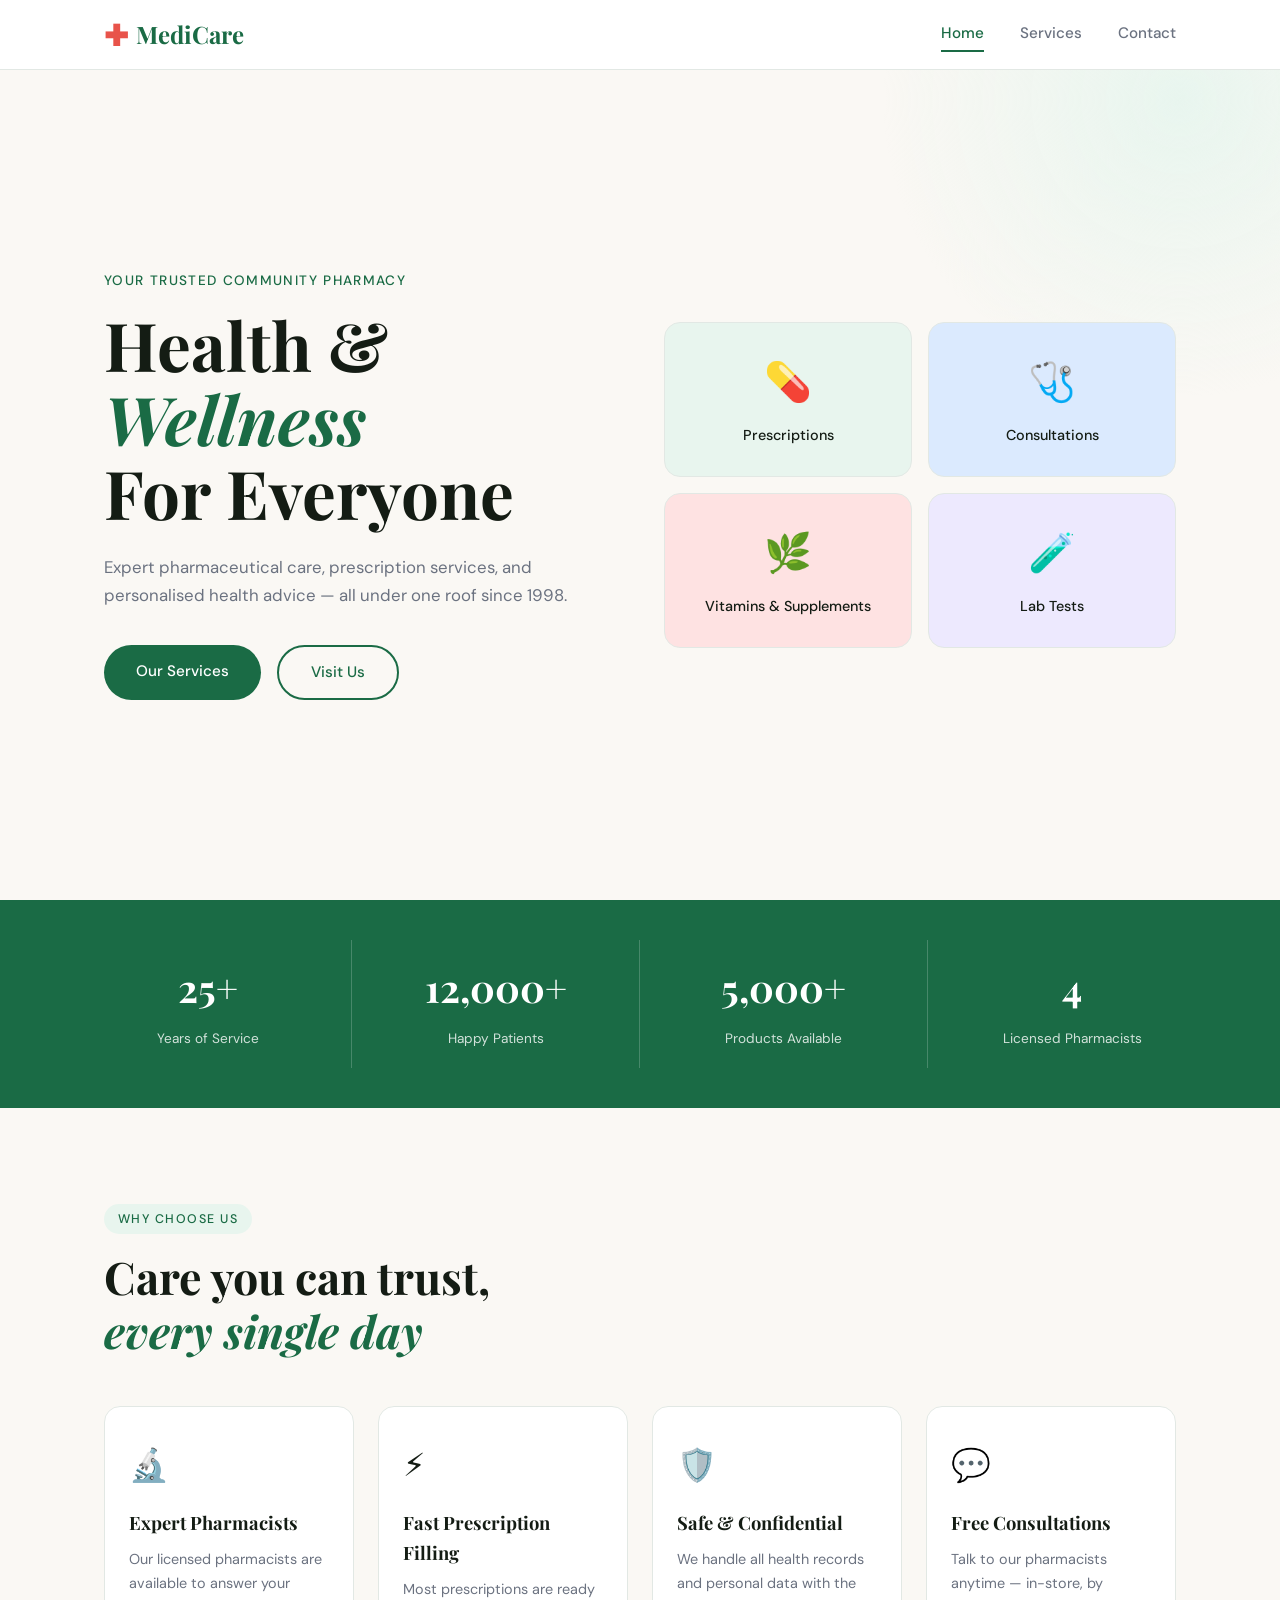
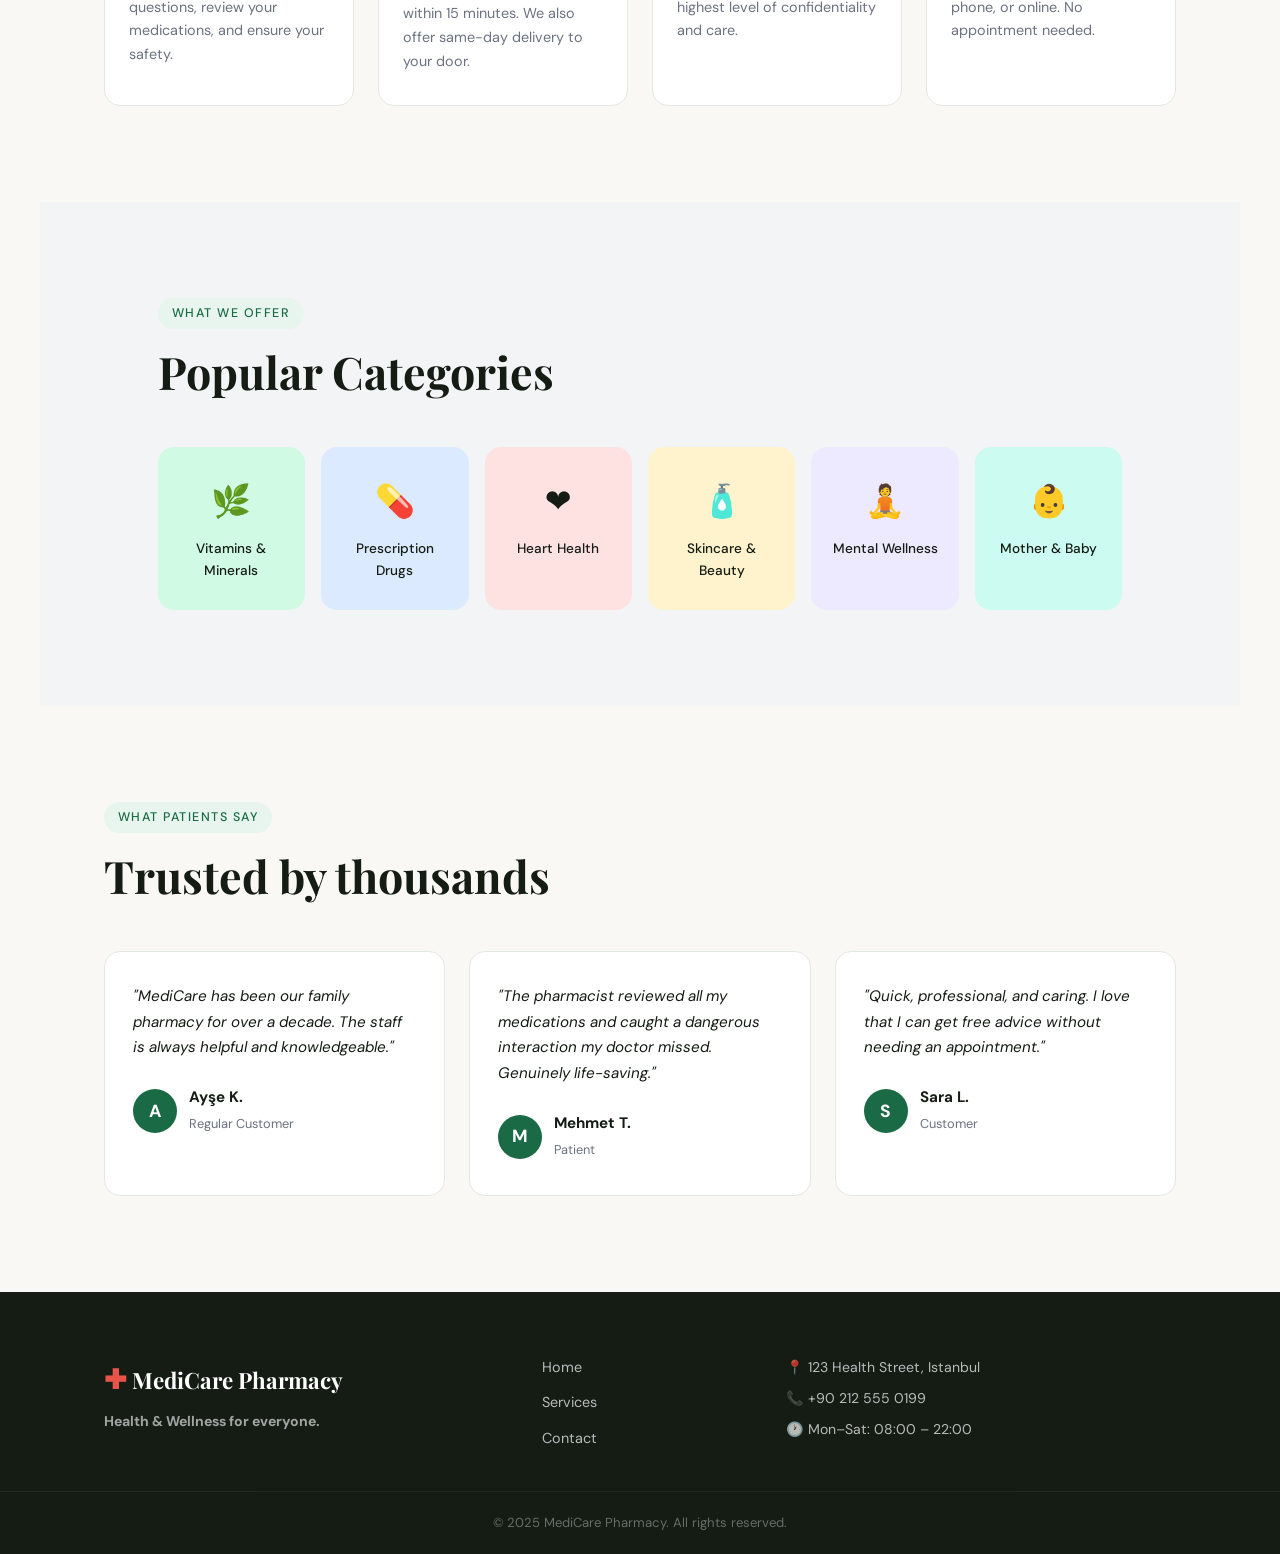
<file: index.html>
<!DOCTYPE html>
<html lang="en">
<head>
  <meta charset="UTF-8" />
  <meta name="viewport" content="width=device-width, initial-scale=1.0"/>
  <title>MediCare Pharmacy – Home</title>
  <link rel="preconnect" href="https://fonts.googleapis.com">
  <link href="https://fonts.googleapis.com/css2?family=Playfair+Display:wght@400;700;900&family=DM+Sans:wght@300;400;500&display=swap" rel="stylesheet">
  <link rel="stylesheet" href="style.css"/>
</head>
<body>

  <!-- NAV -->
  <header class="navbar">
    <div class="nav-inner">
      <a href="index.html" class="logo">
        <span class="logo-cross">✚</span> MediCare
      </a>
      <input type="checkbox" id="menu-toggle" class="menu-toggle"/>
      <label for="menu-toggle" class="hamburger">
        <span></span><span></span><span></span>
      </label>
      <nav class="nav-links">
        <a href="index.html" class="active">Home</a>
        <a href="services.html">Services</a>
        <a href="contact.html">Contact</a>
      </nav>
    </div>
  </header>

  <!-- HERO -->
  <section class="hero">
    <div class="hero-bg-shape"></div>
    <div class="hero-content">
      <p class="hero-tag">Your Trusted Community Pharmacy</p>
      <h1 class="hero-title">
        Health &amp;<br/>
        <em>Wellness</em><br/>
        For Everyone
      </h1>
      <p class="hero-desc">
        Expert pharmaceutical care, prescription services, and personalised health advice — all under one roof since 1998.
      </p>
      <div class="hero-ctas">
        <a href="services.html" class="btn-primary">Our Services</a>
        <a href="contact.html" class="btn-outline">Visit Us</a>
      </div>
    </div>
    <div class="hero-visual">
      <div class="pill-card">
        <div class="pill-icon">💊</div>
        <p>Prescriptions</p>
      </div>
      <div class="pill-card">
        <div class="pill-icon">🩺</div>
        <p>Consultations</p>
      </div>
      <div class="pill-card">
        <div class="pill-icon">🌿</div>
        <p>Vitamins & Supplements</p>
      </div>
      <div class="pill-card">
        <div class="pill-icon">🧪</div>
        <p>Lab Tests</p>
      </div>
    </div>
  </section>

  <!-- STATS -->
  <section class="stats-bar">
    <div class="stat">
      <span class="stat-number">25+</span>
      <span class="stat-label">Years of Service</span>
    </div>
    <div class="stat">
      <span class="stat-number">12,000+</span>
      <span class="stat-label">Happy Patients</span>
    </div>
    <div class="stat">
      <span class="stat-number">5,000+</span>
      <span class="stat-label">Products Available</span>
    </div>
    <div class="stat">
      <span class="stat-number">4</span>
      <span class="stat-label">Licensed Pharmacists</span>
    </div>
  </section>

  <!-- WHY US -->
  <section class="section why-us">
    <div class="section-label">Why Choose Us</div>
    <h2 class="section-title">Care you can trust,<br/><em>every single day</em></h2>
    <div class="features-grid">
      <div class="feature-card">
        <div class="feature-icon">🔬</div>
        <h3>Expert Pharmacists</h3>
        <p>Our licensed pharmacists are available to answer your questions, review your medications, and ensure your safety.</p>
      </div>
      <div class="feature-card">
        <div class="feature-icon">⚡</div>
        <h3>Fast Prescription Filling</h3>
        <p>Most prescriptions are ready within 15 minutes. We also offer same-day delivery to your door.</p>
      </div>
      <div class="feature-card">
        <div class="feature-icon">🛡️</div>
        <h3>Safe &amp; Confidential</h3>
        <p>We handle all health records and personal data with the highest level of confidentiality and care.</p>
      </div>
      <div class="feature-card">
        <div class="feature-icon">💬</div>
        <h3>Free Consultations</h3>
        <p>Talk to our pharmacists anytime — in-store, by phone, or online. No appointment needed.</p>
      </div>
    </div>
  </section>

  <!-- POPULAR CATEGORIES -->
  <section class="section categories">
    <div class="section-label">What We Offer</div>
    <h2 class="section-title">Popular Categories</h2>
    <div class="cat-grid">
      <div class="cat-card cat-green">
        <span>🌿</span>
        <p>Vitamins &amp; Minerals</p>
      </div>
      <div class="cat-card cat-blue">
        <span>💊</span>
        <p>Prescription Drugs</p>
      </div>
      <div class="cat-card cat-red">
        <span>❤️</span>
        <p>Heart Health</p>
      </div>
      <div class="cat-card cat-orange">
        <span>🧴</span>
        <p>Skincare &amp; Beauty</p>
      </div>
      <div class="cat-card cat-purple">
        <span>🧘</span>
        <p>Mental Wellness</p>
      </div>
      <div class="cat-card cat-teal">
        <span>👶</span>
        <p>Mother &amp; Baby</p>
      </div>
    </div>
  </section>

  <!-- TESTIMONIALS -->
  <section class="section testimonials">
    <div class="section-label">What Patients Say</div>
    <h2 class="section-title">Trusted by thousands</h2>
    <div class="testimonial-grid">
      <div class="testimonial-card">
        <p>"MediCare has been our family pharmacy for over a decade. The staff is always helpful and knowledgeable."</p>
        <div class="t-author">
          <div class="t-avatar">A</div>
          <div>
            <strong>Ayşe K.</strong>
            <small>Regular Customer</small>
          </div>
        </div>
      </div>
      <div class="testimonial-card">
        <p>"The pharmacist reviewed all my medications and caught a dangerous interaction my doctor missed. Genuinely life-saving."</p>
        <div class="t-author">
          <div class="t-avatar">M</div>
          <div>
            <strong>Mehmet T.</strong>
            <small>Patient</small>
          </div>
        </div>
      </div>
      <div class="testimonial-card">
        <p>"Quick, professional, and caring. I love that I can get free advice without needing an appointment."</p>
        <div class="t-author">
          <div class="t-avatar">S</div>
          <div>
            <strong>Sara L.</strong>
            <small>Customer</small>
          </div>
        </div>
      </div>
    </div>
  </section>

  <!-- FOOTER -->
  <footer class="footer">
    <div class="footer-inner">
      <div class="footer-brand">
        <span class="logo-cross">✚</span> MediCare Pharmacy
        <p>Health &amp; Wellness for everyone.</p>
      </div>
      <div class="footer-links">
        <a href="index.html">Home</a>
        <a href="services.html">Services</a>
        <a href="contact.html">Contact</a>
      </div>
      <div class="footer-contact">
        <p>📍 123 Health Street, Istanbul</p>
        <p>📞 +90 212 555 0199</p>
        <p>🕐 Mon–Sat: 08:00 – 22:00</p>
      </div>
    </div>
    <div class="footer-bottom">
      <p>&copy; 2025 MediCare Pharmacy. All rights reserved.</p>
    </div>
  </footer>

</body>
</html>
</file>
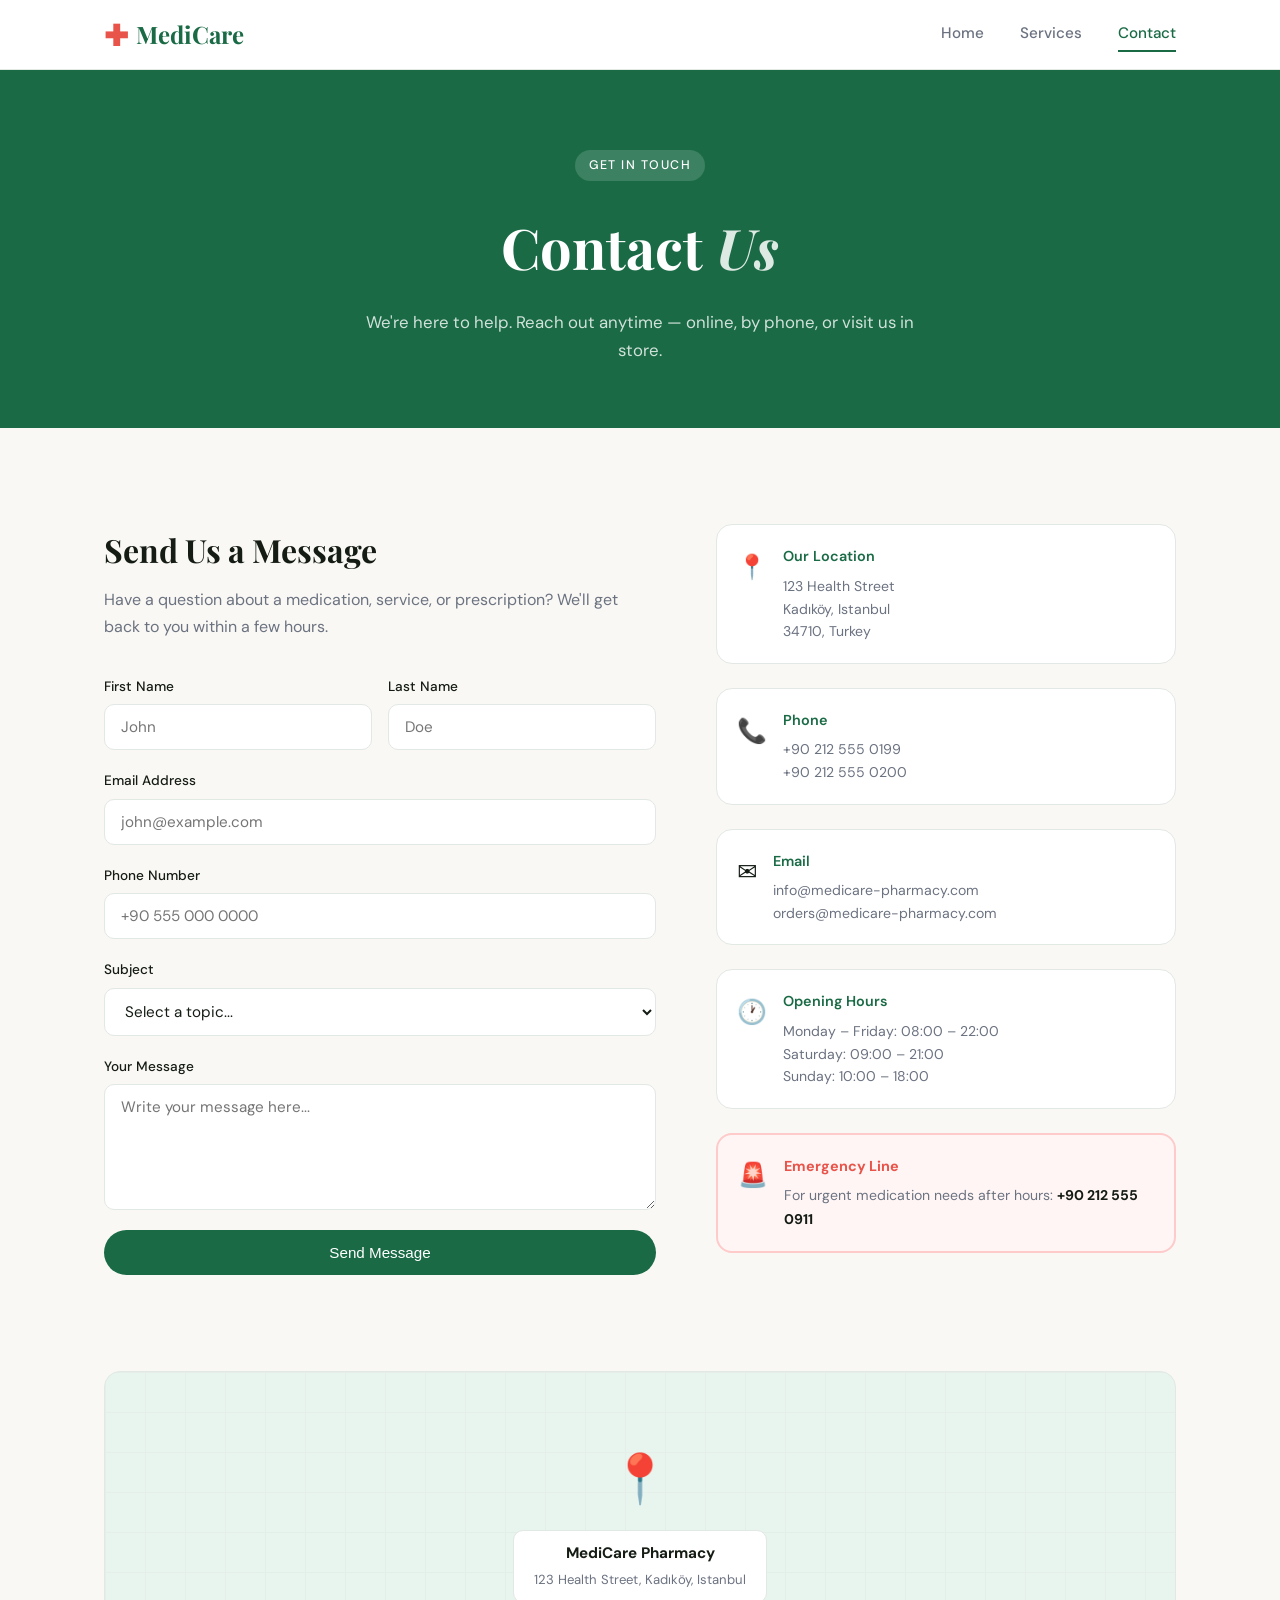
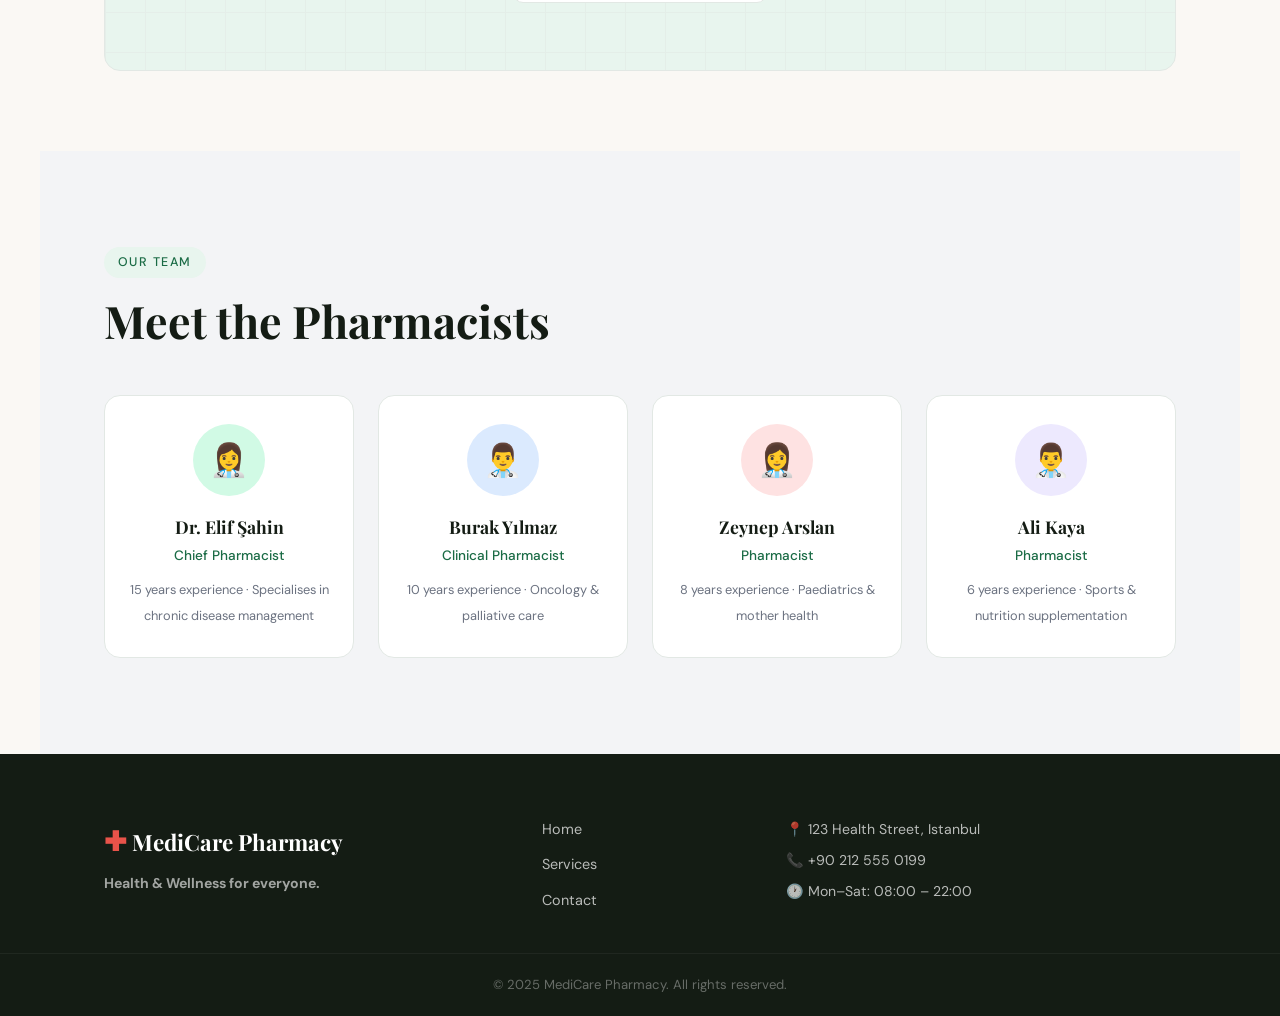
<file: contact.html>
<!DOCTYPE html>
<html lang="en">
<head>
  <meta charset="UTF-8" />
  <meta name="viewport" content="width=device-width, initial-scale=1.0"/>
  <title>MediCare Pharmacy – Contact</title>
  <link rel="preconnect" href="https://fonts.googleapis.com">
  <link href="https://fonts.googleapis.com/css2?family=Playfair+Display:wght@400;700;900&family=DM+Sans:wght@300;400;500&display=swap" rel="stylesheet">
  <link rel="stylesheet" href="style.css"/>
</head>
<body>

  <!-- NAV -->
  <header class="navbar">
    <div class="nav-inner">
      <a href="index.html" class="logo">
        <span class="logo-cross">✚</span> MediCare
      </a>
      <input type="checkbox" id="menu-toggle" class="menu-toggle"/>
      <label for="menu-toggle" class="hamburger">
        <span></span><span></span><span></span>
      </label>
      <nav class="nav-links">
        <a href="index.html">Home</a>
        <a href="services.html">Services</a>
        <a href="contact.html" class="active">Contact</a>
      </nav>
    </div>
  </header>

  <!-- PAGE HERO -->
  <section class="page-hero">
    <div class="page-hero-content">
      <div class="section-label">Get in Touch</div>
      <h1>Contact <em>Us</em></h1>
      <p>We're here to help. Reach out anytime — online, by phone, or visit us in store.</p>
    </div>
  </section>

  <!-- CONTACT SECTION -->
  <section class="section contact-section">
    <div class="contact-grid">

      <!-- FORM -->
      <div class="contact-form-wrap">
        <h2>Send Us a Message</h2>
        <p class="contact-sub">Have a question about a medication, service, or prescription? We'll get back to you within a few hours.</p>
        <form class="contact-form" action="#" method="POST">
          <div class="form-row">
            <div class="form-group">
              <label for="fname">First Name</label>
              <input type="text" id="fname" name="fname" placeholder="John" required />
            </div>
            <div class="form-group">
              <label for="lname">Last Name</label>
              <input type="text" id="lname" name="lname" placeholder="Doe" required />
            </div>
          </div>
          <div class="form-group">
            <label for="email">Email Address</label>
            <input type="email" id="email" name="email" placeholder="john@example.com" required />
          </div>
          <div class="form-group">
            <label for="phone">Phone Number</label>
            <input type="tel" id="phone" name="phone" placeholder="+90 555 000 0000" />
          </div>
          <div class="form-group">
            <label for="subject">Subject</label>
            <select id="subject" name="subject">
              <option value="">Select a topic...</option>
              <option>Prescription Inquiry</option>
              <option>Consultation Booking</option>
              <option>Home Delivery</option>
              <option>Product Availability</option>
              <option>Other</option>
            </select>
          </div>
          <div class="form-group">
            <label for="message">Your Message</label>
            <textarea id="message" name="message" rows="5" placeholder="Write your message here..."></textarea>
          </div>
          <button type="submit" class="btn-primary btn-full">Send Message</button>
        </form>
      </div>

      <!-- INFO -->
      <div class="contact-info">
        <div class="info-block">
          <div class="info-icon">📍</div>
          <div>
            <h4>Our Location</h4>
            <p>123 Health Street<br/>Kadıköy, Istanbul<br/>34710, Turkey</p>
          </div>
        </div>
        <div class="info-block">
          <div class="info-icon">📞</div>
          <div>
            <h4>Phone</h4>
            <p>+90 212 555 0199<br/>+90 212 555 0200</p>
          </div>
        </div>
        <div class="info-block">
          <div class="info-icon">✉️</div>
          <div>
            <h4>Email</h4>
            <p>info@medicare-pharmacy.com<br/>orders@medicare-pharmacy.com</p>
          </div>
        </div>
        <div class="info-block">
          <div class="info-icon">🕐</div>
          <div>
            <h4>Opening Hours</h4>
            <p>Monday – Friday: 08:00 – 22:00<br/>Saturday: 09:00 – 21:00<br/>Sunday: 10:00 – 18:00</p>
          </div>
        </div>
        <div class="emergency-box">
          <span class="emergency-icon">🚨</span>
          <div>
            <h4>Emergency Line</h4>
            <p>For urgent medication needs after hours: <strong>+90 212 555 0911</strong></p>
          </div>
        </div>
      </div>

    </div>
  </section>

  <!-- MAP PLACEHOLDER -->
  <section class="map-section">
    <div class="map-placeholder">
      <div class="map-pin-wrap">
        <div class="map-pin">📍</div>
        <div class="map-label">
          <strong>MediCare Pharmacy</strong>
          <span>123 Health Street, Kadıköy, Istanbul</span>
        </div>
      </div>
      <div class="map-grid-overlay"></div>
    </div>
  </section>

  <!-- TEAM -->
  <section class="section team-section">
    <div class="section-label">Our Team</div>
    <h2 class="section-title">Meet the Pharmacists</h2>
    <div class="team-grid">
      <div class="team-card">
        <div class="team-avatar" style="background: var(--mint);">👩‍⚕️</div>
        <h4>Dr. Elif Şahin</h4>
        <p>Chief Pharmacist</p>
        <small>15 years experience · Specialises in chronic disease management</small>
      </div>
      <div class="team-card">
        <div class="team-avatar" style="background: var(--sky);">👨‍⚕️</div>
        <h4>Burak Yılmaz</h4>
        <p>Clinical Pharmacist</p>
        <small>10 years experience · Oncology &amp; palliative care</small>
      </div>
      <div class="team-card">
        <div class="team-avatar" style="background: var(--peach);">👩‍⚕️</div>
        <h4>Zeynep Arslan</h4>
        <p>Pharmacist</p>
        <small>8 years experience · Paediatrics &amp; mother health</small>
      </div>
      <div class="team-card">
        <div class="team-avatar" style="background: var(--lavender);">👨‍⚕️</div>
        <h4>Ali Kaya</h4>
        <p>Pharmacist</p>
        <small>6 years experience · Sports &amp; nutrition supplementation</small>
      </div>
    </div>
  </section>

  <!-- FOOTER -->
  <footer class="footer">
    <div class="footer-inner">
      <div class="footer-brand">
        <span class="logo-cross">✚</span> MediCare Pharmacy
        <p>Health &amp; Wellness for everyone.</p>
      </div>
      <div class="footer-links">
        <a href="index.html">Home</a>
        <a href="services.html">Services</a>
        <a href="contact.html">Contact</a>
      </div>
      <div class="footer-contact">
        <p>📍 123 Health Street, Istanbul</p>
        <p>📞 +90 212 555 0199</p>
        <p>🕐 Mon–Sat: 08:00 – 22:00</p>
      </div>
    </div>
    <div class="footer-bottom">
      <p>&copy; 2025 MediCare Pharmacy. All rights reserved.</p>
    </div>
  </footer>

</body>
</html>
</file>
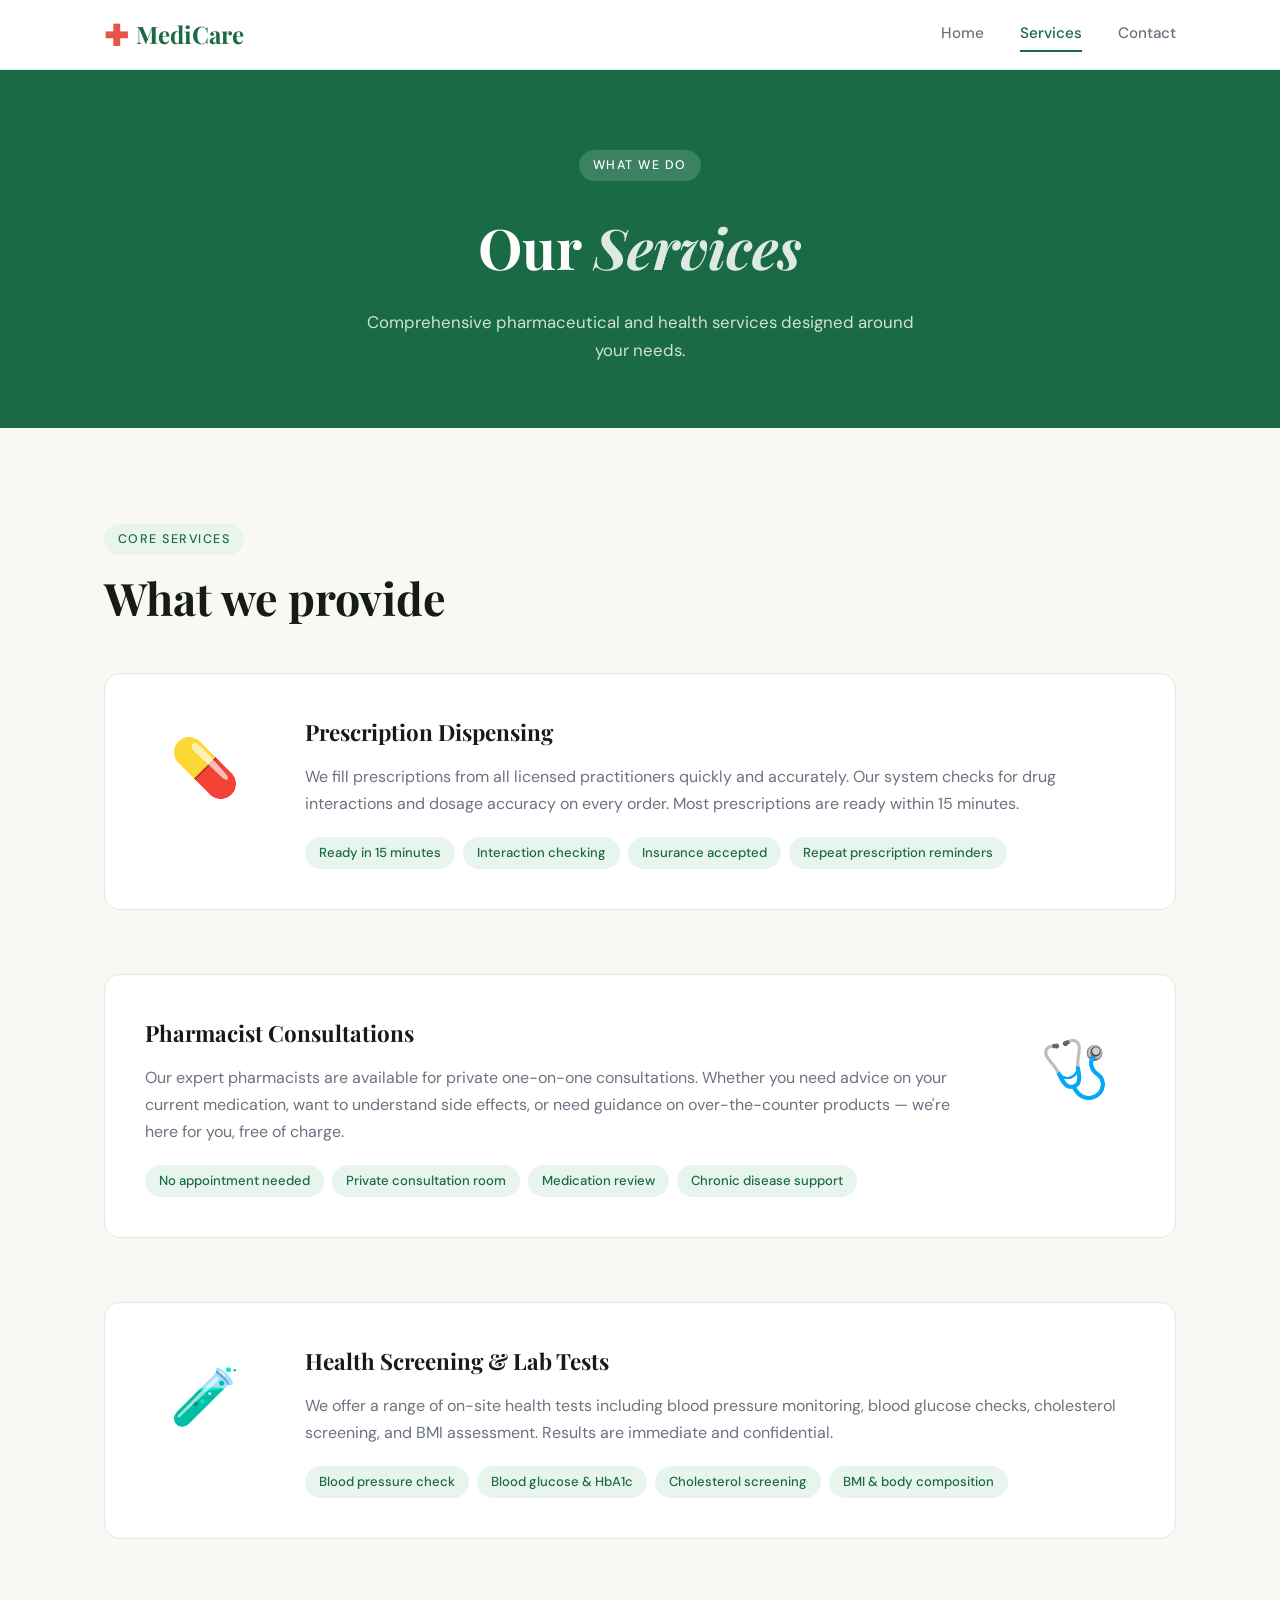
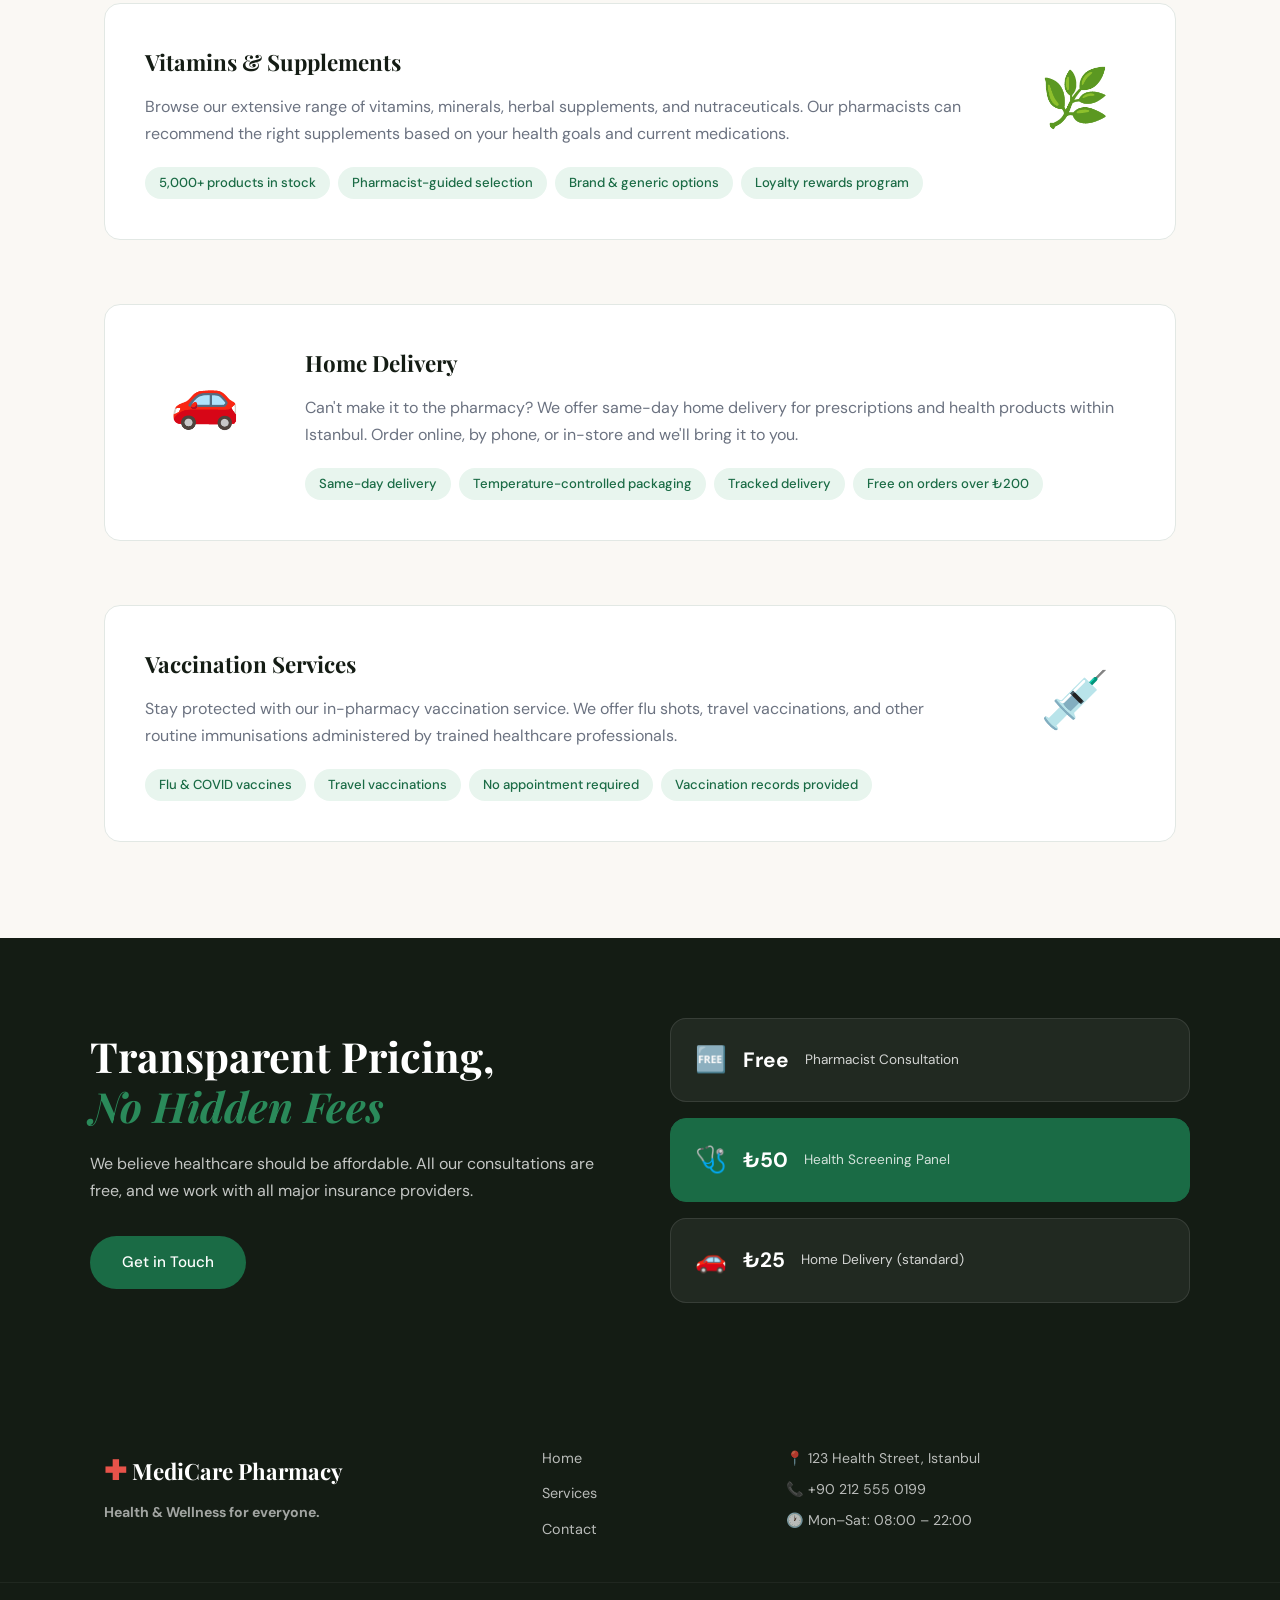
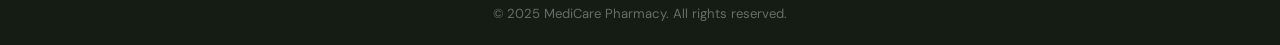
<file: services.html>
<!DOCTYPE html>
<html lang="en">
<head>
  <meta charset="UTF-8" />
  <meta name="viewport" content="width=device-width, initial-scale=1.0"/>
  <title>MediCare Pharmacy – Services</title>
  <link rel="preconnect" href="https://fonts.googleapis.com">
  <link href="https://fonts.googleapis.com/css2?family=Playfair+Display:wght@400;700;900&family=DM+Sans:wght@300;400;500&display=swap" rel="stylesheet">
  <link rel="stylesheet" href="style.css"/>
</head>
<body>

  <!-- NAV -->
  <header class="navbar">
    <div class="nav-inner">
      <a href="index.html" class="logo">
        <span class="logo-cross">✚</span> MediCare
      </a>
      <input type="checkbox" id="menu-toggle" class="menu-toggle"/>
      <label for="menu-toggle" class="hamburger">
        <span></span><span></span><span></span>
      </label>
      <nav class="nav-links">
        <a href="index.html">Home</a>
        <a href="services.html" class="active">Services</a>
        <a href="contact.html">Contact</a>
      </nav>
    </div>
  </header>

  <!-- PAGE HERO -->
  <section class="page-hero">
    <div class="page-hero-content">
      <div class="section-label">What We Do</div>
      <h1>Our <em>Services</em></h1>
      <p>Comprehensive pharmaceutical and health services designed around your needs.</p>
    </div>
  </section>

  <!-- MAIN SERVICES -->
  <section class="section">
    <div class="section-label">Core Services</div>
    <h2 class="section-title">What we provide</h2>
    <div class="services-list">

      <div class="service-row">
        <div class="service-icon-big">💊</div>
        <div class="service-info">
          <h3>Prescription Dispensing</h3>
          <p>We fill prescriptions from all licensed practitioners quickly and accurately. Our system checks for drug interactions and dosage accuracy on every order. Most prescriptions are ready within 15 minutes.</p>
          <ul class="service-highlights">
            <li>Ready in 15 minutes</li>
            <li>Interaction checking</li>
            <li>Insurance accepted</li>
            <li>Repeat prescription reminders</li>
          </ul>
        </div>
      </div>

      <div class="service-row service-row-rev">
        <div class="service-icon-big">🩺</div>
        <div class="service-info">
          <h3>Pharmacist Consultations</h3>
          <p>Our expert pharmacists are available for private one-on-one consultations. Whether you need advice on your current medication, want to understand side effects, or need guidance on over-the-counter products — we're here for you, free of charge.</p>
          <ul class="service-highlights">
            <li>No appointment needed</li>
            <li>Private consultation room</li>
            <li>Medication review</li>
            <li>Chronic disease support</li>
          </ul>
        </div>
      </div>

      <div class="service-row">
        <div class="service-icon-big">🧪</div>
        <div class="service-info">
          <h3>Health Screening &amp; Lab Tests</h3>
          <p>We offer a range of on-site health tests including blood pressure monitoring, blood glucose checks, cholesterol screening, and BMI assessment. Results are immediate and confidential.</p>
          <ul class="service-highlights">
            <li>Blood pressure check</li>
            <li>Blood glucose &amp; HbA1c</li>
            <li>Cholesterol screening</li>
            <li>BMI &amp; body composition</li>
          </ul>
        </div>
      </div>

      <div class="service-row service-row-rev">
        <div class="service-icon-big">🌿</div>
        <div class="service-info">
          <h3>Vitamins &amp; Supplements</h3>
          <p>Browse our extensive range of vitamins, minerals, herbal supplements, and nutraceuticals. Our pharmacists can recommend the right supplements based on your health goals and current medications.</p>
          <ul class="service-highlights">
            <li>5,000+ products in stock</li>
            <li>Pharmacist-guided selection</li>
            <li>Brand &amp; generic options</li>
            <li>Loyalty rewards program</li>
          </ul>
        </div>
      </div>

      <div class="service-row">
        <div class="service-icon-big">🚗</div>
        <div class="service-info">
          <h3>Home Delivery</h3>
          <p>Can't make it to the pharmacy? We offer same-day home delivery for prescriptions and health products within Istanbul. Order online, by phone, or in-store and we'll bring it to you.</p>
          <ul class="service-highlights">
            <li>Same-day delivery</li>
            <li>Temperature-controlled packaging</li>
            <li>Tracked delivery</li>
            <li>Free on orders over ₺200</li>
          </ul>
        </div>
      </div>

      <div class="service-row service-row-rev">
        <div class="service-icon-big">💉</div>
        <div class="service-info">
          <h3>Vaccination Services</h3>
          <p>Stay protected with our in-pharmacy vaccination service. We offer flu shots, travel vaccinations, and other routine immunisations administered by trained healthcare professionals.</p>
          <ul class="service-highlights">
            <li>Flu &amp; COVID vaccines</li>
            <li>Travel vaccinations</li>
            <li>No appointment required</li>
            <li>Vaccination records provided</li>
          </ul>
        </div>
      </div>

    </div>
  </section>

  <!-- PRICING BANNER -->
  <section class="pricing-banner">
    <div class="pricing-banner-inner">
      <div class="pricing-text">
        <h2>Transparent Pricing,<br/><em>No Hidden Fees</em></h2>
        <p>We believe healthcare should be affordable. All our consultations are free, and we work with all major insurance providers.</p>
        <a href="contact.html" class="btn-primary">Get in Touch</a>
      </div>
      <div class="pricing-cards">
        <div class="price-card">
          <span class="price-icon">🆓</span>
          <h4>Free</h4>
          <p>Pharmacist Consultation</p>
        </div>
        <div class="price-card price-card-accent">
          <span class="price-icon">🩺</span>
          <h4>₺50</h4>
          <p>Health Screening Panel</p>
        </div>
        <div class="price-card">
          <span class="price-icon">🚗</span>
          <h4>₺25</h4>
          <p>Home Delivery (standard)</p>
        </div>
      </div>
    </div>
  </section>

  <!-- FOOTER -->
  <footer class="footer">
    <div class="footer-inner">
      <div class="footer-brand">
        <span class="logo-cross">✚</span> MediCare Pharmacy
        <p>Health &amp; Wellness for everyone.</p>
      </div>
      <div class="footer-links">
        <a href="index.html">Home</a>
        <a href="services.html">Services</a>
        <a href="contact.html">Contact</a>
      </div>
      <div class="footer-contact">
        <p>📍 123 Health Street, Istanbul</p>
        <p>📞 +90 212 555 0199</p>
        <p>🕐 Mon–Sat: 08:00 – 22:00</p>
      </div>
    </div>
    <div class="footer-bottom">
      <p>&copy; 2025 MediCare Pharmacy. All rights reserved.</p>
    </div>
  </footer>

</body>
</html>
</file>
<file: style.css>
/* ============================================================
   MediCare Pharmacy – Shared Stylesheet
   Breakpoints: 1024px (PC/Tablet boundary) | 768px (Tablet/Mobile)
   Min-width tested down to 320px
   Pure HTML + CSS only — no JS, no frameworks
   ============================================================ */

/* ---------- CSS CUSTOM PROPERTIES ---------- */
:root {
  --green:     #1a6b45;
  --green-mid: #2a8a5a;
  --green-lt:  #e8f5ee;
  --cream:     #faf8f4;
  --dark:      #141c14;
  --gray:      #6b7280;
  --gray-lt:   #f3f4f6;
  --white:     #ffffff;
  --accent:    #e8534a;
  --border:    #e2e8e4;

  /* pill card colours */
  --mint:      #d1fae5;
  --sky:       #dbeafe;
  --peach:     #fee2e2;
  --lavender:  #ede9fe;

  /* fonts */
  --serif:  'Playfair Display', Georgia, serif;
  --sans:   'DM Sans', system-ui, sans-serif;

  /* spacing */
  --nav-h: 70px;
  --radius: 16px;
  --section-pad: 96px 5%;
}

/* ---------- RESET & BASE ---------- */
*, *::before, *::after { box-sizing: border-box; margin: 0; padding: 0; }

html { scroll-behavior: smooth; font-size: 16px; }

body {
  font-family: var(--sans);
  background: var(--cream);
  color: var(--dark);
  line-height: 1.65;
  min-width: 320px;
}

img { max-width: 100%; display: block; }
a { text-decoration: none; color: inherit; }
ul { list-style: none; }

/* ---------- NAVBAR ---------- */
.navbar {
  position: sticky;
  top: 0;
  z-index: 100;
  background: var(--white);
  border-bottom: 1px solid var(--border);
  height: var(--nav-h);
}

.nav-inner {
  max-width: 1200px;
  margin: 0 auto;
  padding: 0 5%;
  height: 100%;
  display: flex;
  align-items: center;
  justify-content: space-between;
  position: relative;
}

.logo {
  font-family: var(--serif);
  font-size: 1.5rem;
  font-weight: 700;
  color: var(--green);
  display: flex;
  align-items: center;
  gap: 8px;
  z-index: 110;
}

.logo-cross { color: var(--accent); font-size: 1.2em; }

/* Desktop nav links */
.nav-links {
  display: flex;
  gap: 36px;
  align-items: center;
}

.nav-links a {
  font-size: 0.95rem;
  font-weight: 500;
  color: var(--gray);
  padding: 4px 0;
  border-bottom: 2px solid transparent;
  transition: color 0.2s, border-color 0.2s;
}

.nav-links a:hover,
.nav-links a.active {
  color: var(--green);
  border-color: var(--green);
}

/* Hamburger – hidden on desktop */
.menu-toggle { display: none; }

.hamburger {
  display: none;
  flex-direction: column;
  gap: 5px;
  cursor: pointer;
  z-index: 110;
  padding: 6px;
}

.hamburger span {
  display: block;
  width: 24px;
  height: 2px;
  background: var(--dark);
  border-radius: 2px;
  transition: transform 0.3s, opacity 0.3s;
}

/* ---------- BUTTONS ---------- */
.btn-primary {
  display: inline-block;
  background: var(--green);
  color: var(--white);
  padding: 14px 32px;
  border-radius: 50px;
  font-weight: 500;
  font-size: 0.95rem;
  transition: background 0.2s, transform 0.15s;
  border: none;
  cursor: pointer;
}

.btn-primary:hover { background: var(--green-mid); transform: translateY(-1px); }

.btn-outline {
  display: inline-block;
  border: 2px solid var(--green);
  color: var(--green);
  padding: 13px 32px;
  border-radius: 50px;
  font-weight: 500;
  font-size: 0.95rem;
  transition: background 0.2s, color 0.2s;
}

.btn-outline:hover { background: var(--green); color: var(--white); }

.btn-full { width: 100%; text-align: center; }

/* ---------- SECTION SHARED ---------- */
.section {
  padding: var(--section-pad);
  max-width: 1200px;
  margin: 0 auto;
}

.section-label {
  display: inline-block;
  font-size: 0.78rem;
  font-weight: 500;
  letter-spacing: 0.12em;
  text-transform: uppercase;
  color: var(--green);
  background: var(--green-lt);
  padding: 5px 14px;
  border-radius: 50px;
  margin-bottom: 16px;
}

.section-title {
  font-family: var(--serif);
  font-size: clamp(1.8rem, 4vw, 2.8rem);
  line-height: 1.2;
  margin-bottom: 48px;
  color: var(--dark);
}

.section-title em {
  font-style: italic;
  color: var(--green);
}

/* ---------- HERO ---------- */
.hero {
  min-height: calc(100vh - var(--nav-h));
  display: grid;
  grid-template-columns: 1fr 1fr;
  align-items: center;
  gap: 48px;
  padding: 80px 5%;
  max-width: 1200px;
  margin: 0 auto;
  position: relative;
}

.hero-bg-shape {
  position: fixed;
  top: -200px;
  right: -200px;
  width: 600px;
  height: 600px;
  border-radius: 50%;
  background: radial-gradient(circle, var(--green-lt) 0%, transparent 70%);
  pointer-events: none;
  z-index: -1;
}

.hero-tag {
  font-size: 0.85rem;
  font-weight: 500;
  letter-spacing: 0.1em;
  text-transform: uppercase;
  color: var(--green);
  margin-bottom: 16px;
}

.hero-title {
  font-family: var(--serif);
  font-size: clamp(2.4rem, 5.5vw, 4.2rem);
  line-height: 1.1;
  margin-bottom: 24px;
  color: var(--dark);
}

.hero-title em {
  font-style: italic;
  color: var(--green);
}

.hero-desc {
  font-size: 1.05rem;
  color: var(--gray);
  max-width: 480px;
  margin-bottom: 36px;
}

.hero-ctas {
  display: flex;
  gap: 16px;
  flex-wrap: wrap;
}

/* Pill cards grid */
.hero-visual {
  display: grid;
  grid-template-columns: 1fr 1fr;
  gap: 16px;
}

.pill-card {
  background: var(--white);
  border: 1px solid var(--border);
  border-radius: var(--radius);
  padding: 28px 20px;
  text-align: center;
  transition: transform 0.2s, box-shadow 0.2s;
}

.pill-card:hover {
  transform: translateY(-4px);
  box-shadow: 0 12px 32px rgba(26,107,69,0.12);
}

.pill-icon { font-size: 2.4rem; margin-bottom: 10px; }
.pill-card p { font-size: 0.9rem; font-weight: 500; color: var(--dark); }

/* Alternate card backgrounds */
.pill-card:nth-child(1) { background: var(--green-lt); }
.pill-card:nth-child(2) { background: var(--sky); }
.pill-card:nth-child(3) { background: var(--peach); }
.pill-card:nth-child(4) { background: var(--lavender); }

/* ---------- STATS BAR ---------- */
.stats-bar {
  background: var(--green);
  color: var(--white);
  display: grid;
  grid-template-columns: repeat(4, 1fr);
  text-align: center;
  padding: 40px 5%;
}

.stat {
  padding: 16px;
  border-right: 1px solid rgba(255,255,255,0.2);
}

.stat:last-child { border-right: none; }

.stat-number {
  display: block;
  font-family: var(--serif);
  font-size: clamp(1.8rem, 3vw, 2.5rem);
  font-weight: 700;
  margin-bottom: 6px;
}

.stat-label {
  font-size: 0.85rem;
  opacity: 0.8;
}

/* ---------- FEATURES GRID ---------- */
.features-grid {
  display: grid;
  grid-template-columns: repeat(4, 1fr);
  gap: 24px;
}

.feature-card {
  background: var(--white);
  border: 1px solid var(--border);
  border-radius: var(--radius);
  padding: 32px 24px;
  transition: box-shadow 0.2s;
}

.feature-card:hover { box-shadow: 0 8px 24px rgba(0,0,0,0.08); }

.feature-icon { font-size: 2rem; margin-bottom: 16px; }

.feature-card h3 {
  font-family: var(--serif);
  font-size: 1.15rem;
  margin-bottom: 10px;
}

.feature-card p { font-size: 0.9rem; color: var(--gray); }

/* ---------- CATEGORIES ---------- */
.categories { background: var(--gray-lt); border-radius: 0; }
.categories .section-label,
.categories .section-title { margin-left: 5%; }

.cat-grid {
  display: grid;
  grid-template-columns: repeat(6, 1fr);
  gap: 16px;
  padding: 0 5%;
}

.cat-card {
  border-radius: var(--radius);
  padding: 28px 16px;
  text-align: center;
  cursor: default;
  transition: transform 0.2s;
}

.cat-card:hover { transform: scale(1.04); }
.cat-card span { font-size: 2rem; display: block; margin-bottom: 10px; }
.cat-card p { font-size: 0.85rem; font-weight: 500; }

.cat-green  { background: var(--mint); }
.cat-blue   { background: var(--sky); }
.cat-red    { background: var(--peach); }
.cat-orange { background: #fff3cd; }
.cat-purple { background: var(--lavender); }
.cat-teal   { background: #ccfbf1; }

/* ---------- TESTIMONIALS ---------- */
.testimonials { background: var(--cream); }

.testimonial-grid {
  display: grid;
  grid-template-columns: repeat(3, 1fr);
  gap: 24px;
}

.testimonial-card {
  background: var(--white);
  border: 1px solid var(--border);
  border-radius: var(--radius);
  padding: 32px 28px;
}

.testimonial-card p {
  font-size: 0.95rem;
  color: var(--dark);
  font-style: italic;
  margin-bottom: 24px;
  line-height: 1.7;
}

.t-author {
  display: flex;
  align-items: center;
  gap: 12px;
}

.t-avatar {
  width: 44px;
  height: 44px;
  border-radius: 50%;
  background: var(--green);
  color: var(--white);
  display: flex;
  align-items: center;
  justify-content: center;
  font-weight: 700;
  font-size: 1.1rem;
  flex-shrink: 0;
}

.t-author strong { display: block; font-size: 0.95rem; }
.t-author small { color: var(--gray); font-size: 0.8rem; }

/* ---------- PAGE HERO (inner pages) ---------- */
.page-hero {
  background: var(--green);
  color: var(--white);
  padding: 80px 5% 64px;
  text-align: center;
}

.page-hero .section-label {
  background: rgba(255,255,255,0.15);
  color: var(--white);
  margin-bottom: 20px;
}

.page-hero h1 {
  font-family: var(--serif);
  font-size: clamp(2.2rem, 5vw, 3.5rem);
  margin-bottom: 16px;
}

.page-hero h1 em { font-style: italic; opacity: 0.85; }

.page-hero p {
  font-size: 1.05rem;
  opacity: 0.8;
  max-width: 560px;
  margin: 0 auto;
}

/* ---------- SERVICES LIST ---------- */
.services-list { display: flex; flex-direction: column; gap: 64px; }

.service-row {
  display: grid;
  grid-template-columns: 120px 1fr;
  gap: 40px;
  align-items: start;
  background: var(--white);
  border: 1px solid var(--border);
  border-radius: var(--radius);
  padding: 40px;
}

.service-row-rev {
  grid-template-columns: 1fr 120px;
}

.service-row-rev .service-icon-big { order: 2; }
.service-row-rev .service-info     { order: 1; }

.service-icon-big {
  font-size: 3.5rem;
  text-align: center;
  padding-top: 8px;
}

.service-info h3 {
  font-family: var(--serif);
  font-size: 1.4rem;
  margin-bottom: 12px;
}

.service-info p {
  color: var(--gray);
  margin-bottom: 20px;
  line-height: 1.7;
}

.service-highlights {
  display: flex;
  flex-wrap: wrap;
  gap: 8px;
}

.service-highlights li {
  background: var(--green-lt);
  color: var(--green);
  padding: 5px 14px;
  border-radius: 50px;
  font-size: 0.82rem;
  font-weight: 500;
}

/* ---------- PRICING BANNER ---------- */
.pricing-banner {
  background: var(--dark);
  color: var(--white);
  padding: 80px 5%;
}

.pricing-banner-inner {
  max-width: 1100px;
  margin: 0 auto;
  display: grid;
  grid-template-columns: 1fr 1fr;
  gap: 60px;
  align-items: center;
}

.pricing-text h2 {
  font-family: var(--serif);
  font-size: clamp(1.8rem, 3.5vw, 2.6rem);
  margin-bottom: 20px;
  line-height: 1.2;
}

.pricing-text h2 em { color: var(--green-mid); }
.pricing-text p { opacity: 0.75; margin-bottom: 32px; }

.pricing-cards {
  display: flex;
  flex-direction: column;
  gap: 16px;
}

.price-card {
  background: rgba(255,255,255,0.06);
  border: 1px solid rgba(255,255,255,0.1);
  border-radius: var(--radius);
  padding: 20px 24px;
  display: flex;
  align-items: center;
  gap: 16px;
}

.price-card-accent { background: var(--green); border-color: var(--green); }

.price-icon { font-size: 1.6rem; }
.price-card h4 { font-size: 1.3rem; font-weight: 700; }
.price-card p { font-size: 0.85rem; opacity: 0.8; }

/* ---------- CONTACT PAGE ---------- */
.contact-section { }

.contact-grid {
  display: grid;
  grid-template-columns: 1.2fr 1fr;
  gap: 60px;
  align-items: start;
}

.contact-form-wrap h2 {
  font-family: var(--serif);
  font-size: 2rem;
  margin-bottom: 10px;
}

.contact-sub { color: var(--gray); margin-bottom: 36px; }

.contact-form { display: flex; flex-direction: column; gap: 20px; }

.form-row {
  display: grid;
  grid-template-columns: 1fr 1fr;
  gap: 16px;
}

.form-group {
  display: flex;
  flex-direction: column;
  gap: 6px;
}

.form-group label {
  font-size: 0.85rem;
  font-weight: 500;
  color: var(--dark);
}

.form-group input,
.form-group select,
.form-group textarea {
  border: 1.5px solid var(--border);
  border-radius: 10px;
  padding: 12px 16px;
  font-family: var(--sans);
  font-size: 0.95rem;
  color: var(--dark);
  background: var(--white);
  transition: border-color 0.2s;
  outline: none;
  width: 100%;
}

.form-group input:focus,
.form-group select:focus,
.form-group textarea:focus {
  border-color: var(--green);
}

.form-group textarea { resize: vertical; }

/* Contact info blocks */
.contact-info { display: flex; flex-direction: column; gap: 24px; }

.info-block {
  display: flex;
  gap: 16px;
  align-items: flex-start;
  background: var(--white);
  border: 1px solid var(--border);
  border-radius: var(--radius);
  padding: 20px;
}

.info-icon { font-size: 1.5rem; margin-top: 2px; }

.info-block h4 {
  font-size: 0.9rem;
  font-weight: 600;
  margin-bottom: 6px;
  color: var(--green);
}

.info-block p { font-size: 0.88rem; color: var(--gray); line-height: 1.6; }

.emergency-box {
  background: #fff5f5;
  border: 2px solid #fecaca;
  border-radius: var(--radius);
  padding: 20px;
  display: flex;
  gap: 16px;
  align-items: flex-start;
}

.emergency-icon { font-size: 1.5rem; }
.emergency-box h4 { color: var(--accent); font-size: 0.9rem; margin-bottom: 6px; }
.emergency-box p { font-size: 0.88rem; color: var(--gray); }
.emergency-box strong { color: var(--dark); }

/* ---------- MAP ---------- */
.map-section { padding: 0 5% 80px; max-width: 1200px; margin: 0 auto; }

.map-placeholder {
  background: var(--green-lt);
  border: 1px solid var(--border);
  border-radius: var(--radius);
  height: 300px;
  display: flex;
  align-items: center;
  justify-content: center;
  position: relative;
  overflow: hidden;
}

.map-grid-overlay {
  position: absolute;
  inset: 0;
  background-image:
    linear-gradient(var(--border) 1px, transparent 1px),
    linear-gradient(90deg, var(--border) 1px, transparent 1px);
  background-size: 40px 40px;
  opacity: 0.5;
}

.map-pin-wrap {
  z-index: 2;
  text-align: center;
  display: flex;
  flex-direction: column;
  align-items: center;
  gap: 12px;
}

.map-pin {
  font-size: 3rem;
  animation: bounce 1.5s infinite;
}

@keyframes bounce {
  0%, 100% { transform: translateY(0); }
  50%       { transform: translateY(-8px); }
}

.map-label {
  background: var(--white);
  border: 1px solid var(--border);
  border-radius: 10px;
  padding: 10px 20px;
  text-align: center;
}

.map-label strong { display: block; font-size: 0.95rem; color: var(--dark); }
.map-label span   { font-size: 0.82rem; color: var(--gray); }

/* ---------- TEAM ---------- */
.team-section { background: var(--gray-lt); }

.team-grid {
  display: grid;
  grid-template-columns: repeat(4, 1fr);
  gap: 24px;
}

.team-card {
  background: var(--white);
  border: 1px solid var(--border);
  border-radius: var(--radius);
  padding: 28px 20px;
  text-align: center;
}

.team-avatar {
  width: 72px;
  height: 72px;
  border-radius: 50%;
  display: flex;
  align-items: center;
  justify-content: center;
  font-size: 2rem;
  margin: 0 auto 16px;
}

.team-card h4 { font-family: var(--serif); font-size: 1.1rem; margin-bottom: 4px; }
.team-card p  { color: var(--green); font-size: 0.85rem; font-weight: 500; margin-bottom: 8px; }
.team-card small { color: var(--gray); font-size: 0.8rem; }

/* ---------- FOOTER ---------- */
.footer {
  background: var(--dark);
  color: rgba(255,255,255,0.7);
}

.footer-inner {
  max-width: 1200px;
  margin: 0 auto;
  padding: 64px 5% 40px;
  display: grid;
  grid-template-columns: 2fr 1fr 2fr;
  gap: 48px;
}

.footer-brand .logo-cross { color: var(--accent); }
.footer-brand {
  font-family: var(--serif);
  font-size: 1.4rem;
  color: var(--white);
  font-weight: 700;
}

.footer-brand p {
  font-family: var(--sans);
  font-size: 0.88rem;
  margin-top: 10px;
  opacity: 0.6;
}

.footer-links {
  display: flex;
  flex-direction: column;
  gap: 12px;
}

.footer-links a {
  font-size: 0.9rem;
  transition: color 0.2s;
}

.footer-links a:hover { color: var(--white); }

.footer-contact p {
  font-size: 0.88rem;
  margin-bottom: 8px;
}

.footer-bottom {
  border-top: 1px solid rgba(255,255,255,0.1);
  padding: 20px 5%;
  text-align: center;
  font-size: 0.82rem;
  opacity: 0.5;
}

/* ============================================================
   RESPONSIVE – TABLET  ≥768px and <1024px
   ============================================================ */
@media (max-width: 1024px) {

  :root { --section-pad: 72px 5%; }

  /* Hero – stack */
  .hero {
    grid-template-columns: 1fr;
    min-height: auto;
    padding: 60px 5%;
    text-align: center;
  }

  .hero-content { order: 1; }

  .hero-ctas { justify-content: center; }

  .hero-visual {
    order: 2;
    grid-template-columns: repeat(4, 1fr);
    gap: 12px;
  }

  /* Stats – 2×2 */
  .stats-bar {
    grid-template-columns: repeat(2, 1fr);
  }

  .stat:nth-child(2) { border-right: none; }
  .stat:nth-child(3) { border-right: 1px solid rgba(255,255,255,0.2); border-top: 1px solid rgba(255,255,255,0.2); }
  .stat:nth-child(4) { border-top: 1px solid rgba(255,255,255,0.2); }

  /* Features – 2×2 */
  .features-grid { grid-template-columns: repeat(2, 1fr); }

  /* Categories – 3 columns */
  .cat-grid { grid-template-columns: repeat(3, 1fr); }

  /* Testimonials – 1 column */
  .testimonial-grid { grid-template-columns: 1fr; }

  /* Services – single column icon above */
  .service-row,
  .service-row-rev {
    grid-template-columns: 1fr;
  }

  .service-row-rev .service-icon-big { order: 1; }
  .service-row-rev .service-info     { order: 2; }

  .service-icon-big { text-align: left; }

  /* Pricing banner */
  .pricing-banner-inner {
    grid-template-columns: 1fr;
    gap: 40px;
  }

  /* Contact */
  .contact-grid { grid-template-columns: 1fr; }

  /* Team – 2 columns */
  .team-grid { grid-template-columns: repeat(2, 1fr); }

  /* Footer – 2 columns */
  .footer-inner {
    grid-template-columns: 1fr 1fr;
    gap: 36px;
  }

  .footer-brand { grid-column: 1 / -1; }
}

/* ============================================================
   RESPONSIVE – MOBILE  <768px (down to 320px)
   ============================================================ */
@media (max-width: 768px) {

  :root { --section-pad: 56px 5%; }

  /* --- Hamburger menu --- */
  .hamburger { display: flex; }

  .nav-links {
    position: fixed;
    top: 0;
    left: 0;
    right: 0;
    bottom: 0;
    background: var(--white);
    flex-direction: column;
    justify-content: center;
    align-items: center;
    gap: 36px;
    font-size: 1.3rem;
    transform: translateX(100%);
    transition: transform 0.35s cubic-bezier(0.4,0,0.2,1);
    z-index: 105;
  }

  .menu-toggle:checked ~ .nav-links { transform: translateX(0); }

  /* Hamburger → X animation */
  .menu-toggle:checked ~ .hamburger span:nth-child(1) {
    transform: translateY(7px) rotate(45deg);
  }
  .menu-toggle:checked ~ .hamburger span:nth-child(2) { opacity: 0; }
  .menu-toggle:checked ~ .hamburger span:nth-child(3) {
    transform: translateY(-7px) rotate(-45deg);
  }

  /* Hero */
  .hero-visual {
    grid-template-columns: repeat(2, 1fr);
  }

  /* Stats – single column */
  .stats-bar { grid-template-columns: 1fr 1fr; }
  .stat { border-right: none !important; border-bottom: 1px solid rgba(255,255,255,0.15); }
  .stat:nth-child(odd) { border-right: 1px solid rgba(255,255,255,0.15) !important; }
  .stat:nth-last-child(-n+2) { border-bottom: none; }

  /* Features – 1 column */
  .features-grid { grid-template-columns: 1fr; }

  /* Categories – 2 columns */
  .cat-grid { grid-template-columns: repeat(2, 1fr); }

  /* Service rows */
  .service-row,
  .service-row-rev { padding: 28px; gap: 20px; }

  /* Form row – single col */
  .form-row { grid-template-columns: 1fr; }

  /* Team – 2 cols */
  .team-grid { grid-template-columns: repeat(2, 1fr); }

  /* Footer – single column */
  .footer-inner {
    grid-template-columns: 1fr;
    gap: 28px;
  }

  /* Pricing cards */
  .pricing-cards { gap: 12px; }
}

/* ============================================================
   NARROW MOBILE  <480px (down to 320px)
   ============================================================ */
@media (max-width: 480px) {

  .hero { padding: 48px 5%; }
  .hero-visual { grid-template-columns: 1fr 1fr; gap: 10px; }

  .pill-card { padding: 20px 12px; }
  .pill-icon { font-size: 1.8rem; }
  .pill-card p { font-size: 0.8rem; }

  .cat-grid { grid-template-columns: 1fr 1fr; }

  .testimonial-grid { grid-template-columns: 1fr; }

  .team-grid { grid-template-columns: 1fr; }

  .page-hero { padding: 56px 5% 44px; }

  .service-row,
  .service-row-rev { padding: 22px; }

  .service-icon-big { font-size: 2.5rem; }

  .stats-bar {
    grid-template-columns: 1fr 1fr;
    padding: 32px 4%;
  }
}
</file>
